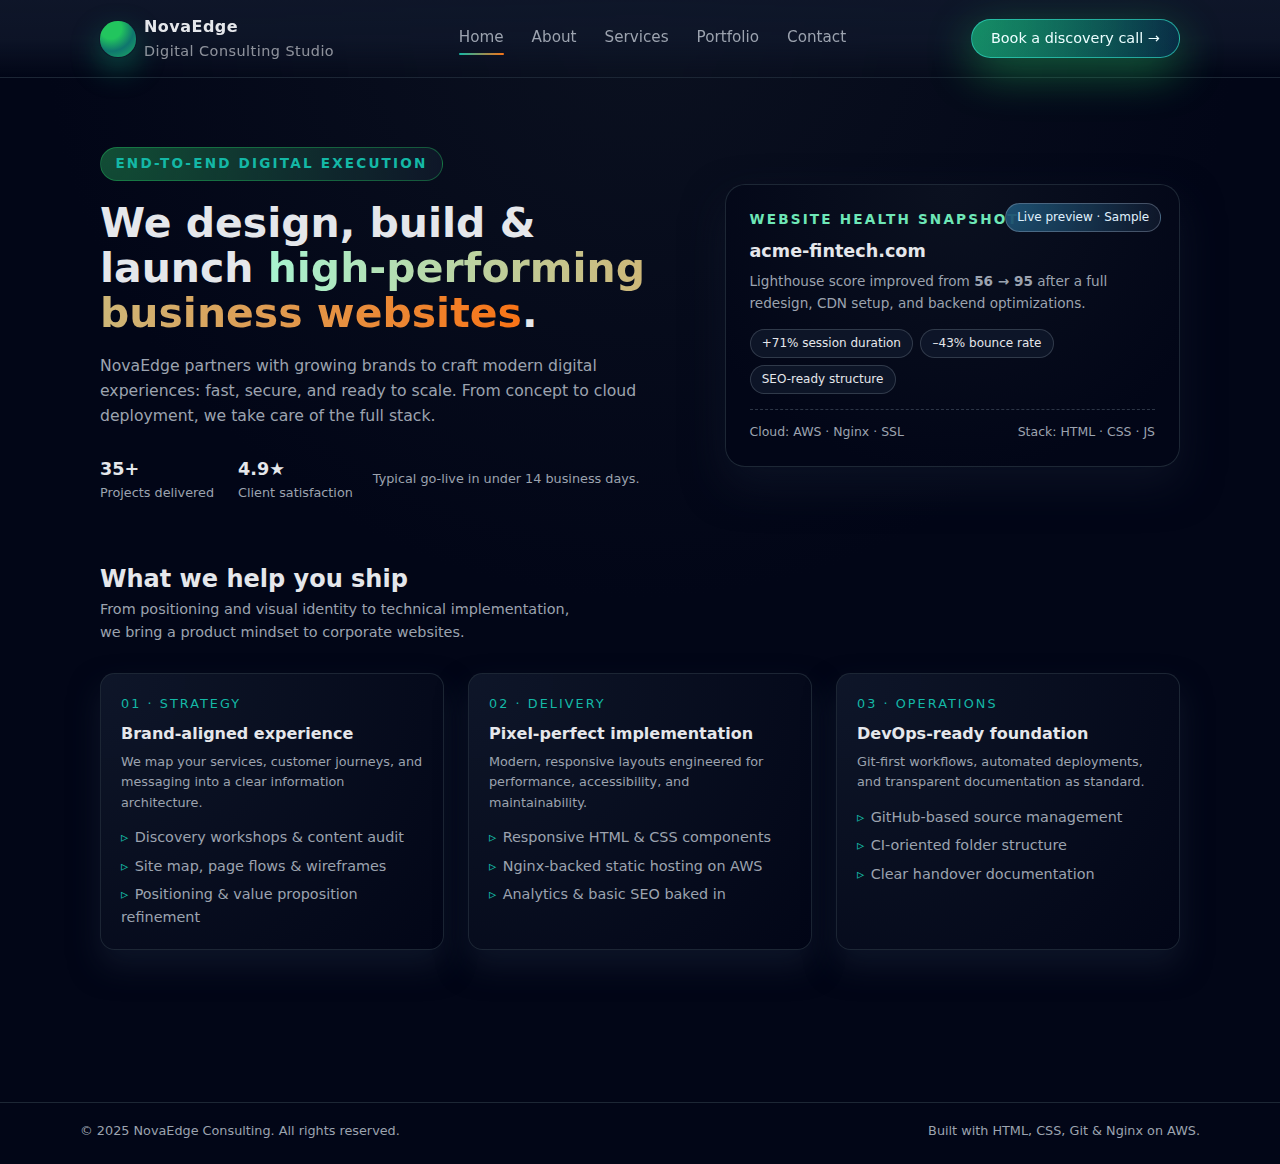
<file: index.html>
<!DOCTYPE html>
<html lang="en">
<head>
    <meta charset="UTF-8" />
    <meta name="viewport" content="width=device-width, initial-scale=1.0" />
    <title>NovaEdge Consulting – Digital Strategy & Cloud Solutions</title>
    <link rel="stylesheet" href="styles.css" />
</head>
<body>
<header class="site-header">
    <nav class="nav">
        <div class="nav__brand">
            <div class="nav__logo-mark"></div>
            <div class="nav__title">
                NovaEdge
                <span>Digital Consulting Studio</span>
            </div>
        </div>
        <div class="nav__links">
            <a href="index.html" class="nav__link--active">Home</a>
            <a href="about.html">About</a>
            <a href="services.html">Services</a>
            <a href="portfolio.html">Portfolio</a>
            <a href="contact.html">Contact</a>
        </div>
        <a href="contact.html" class="cta-button">
            Book a discovery call →
        </a>
    </nav>
</header>

<main>
    <div class="wrapper">
        <section class="hero">
            <div class="hero__content">
                <div class="hero__eyebrow">
                    End-to-end digital execution
                </div>
                <h1 class="hero__title">
                    We design, build & launch
                    <span>high-performing business websites</span>.
                </h1>
                <p class="hero__subtitle">
                    NovaEdge partners with growing brands to craft modern digital experiences:
                    fast, secure, and ready to scale. From concept to cloud deployment, we take care of the full stack.
                </p>

                <div class="hero__meta">
                    <div class="hero__stats">
                        <div class="stat">
                            <span class="stat__value">35+</span>
                            <span class="stat__label">Projects delivered</span>
                        </div>
                        <div class="stat">
                            <span class="stat__value">4.9★</span>
                            <span class="stat__label">Client satisfaction</span>
                        </div>
                    </div>
                    <p class="hero__annotation">
                        Typical go-live in under 14 business days.
                    </p>
                </div>
            </div>

            <div class="hero__visual">
                <article class="hero-card">
                    <div class="hero-card__badge">Live preview · Sample</div>
                    <p class="hero-card__headline">Website health snapshot</p>
                    <h2 class="hero-card__title">acme-fintech.com</h2>
                    <p class="hero-card__text">
                        Lighthouse score improved from <strong>56 → 95</strong> after a full redesign, CDN setup,
                        and backend optimizations.
                    </p>

                    <div class="hero-pill-row">
                        <span class="hero-pill">+71% session duration</span>
                        <span class="hero-pill">–43% bounce rate</span>
                        <span class="hero-pill">SEO-ready structure</span>
                    </div>

                    <div class="hero-card__footer">
                        <span>Cloud: AWS · Nginx · SSL</span>
                        <span>Stack: HTML · CSS · JS</span>
                    </div>
                </article>
            </div>
        </section>

        <section>
            <div class="section-header">
                <div>
                    <h2 class="section-title">What we help you ship</h2>
                    <p class="section-subtitle">
                        From positioning and visual identity to technical implementation, we bring a product mindset to corporate websites.
                    </p>
                </div>
            </div>

            <div class="card-grid-3">
                <article class="card">
                    <div class="card__eyebrow">01 · Strategy</div>
                    <h3 class="card__title">Brand-aligned experience</h3>
                    <p class="card__meta">
                        We map your services, customer journeys, and messaging into a clear information architecture.
                    </p>
                    <ul class="card__list">
                        <li>Discovery workshops & content audit</li>
                        <li>Site map, page flows & wireframes</li>
                        <li>Positioning & value proposition refinement</li>
                    </ul>
                </article>

                <article class="card">
                    <div class="card__eyebrow">02 · Delivery</div>
                    <h3 class="card__title">Pixel-perfect implementation</h3>
                    <p class="card__meta">
                        Modern, responsive layouts engineered for performance, accessibility, and maintainability.
                    </p>
                    <ul class="card__list">
                        <li>Responsive HTML & CSS components</li>
                        <li>Nginx-backed static hosting on AWS</li>
                        <li>Analytics & basic SEO baked in</li>
                    </ul>
                </article>

                <article class="card">
                    <div class="card__eyebrow">03 · Operations</div>
                    <h3 class="card__title">DevOps-ready foundation</h3>
                    <p class="card__meta">
                        Git-first workflows, automated deployments, and transparent documentation as standard.
                    </p>
                    <ul class="card__list">
                        <li>GitHub-based source management</li>
                        <li>CI-oriented folder structure</li>
                        <li>Clear handover documentation</li>
                    </ul>
                </article>
            </div>
        </section>
    </div>
</main>

<footer class="site-footer">
    <div class="footer-inner">
        <span>© 2025 NovaEdge Consulting. All rights reserved.</span>
        <span>Built with HTML, CSS, Git & Nginx on AWS.</span>
    </div>
</footer>
</body>
</html>
</file>
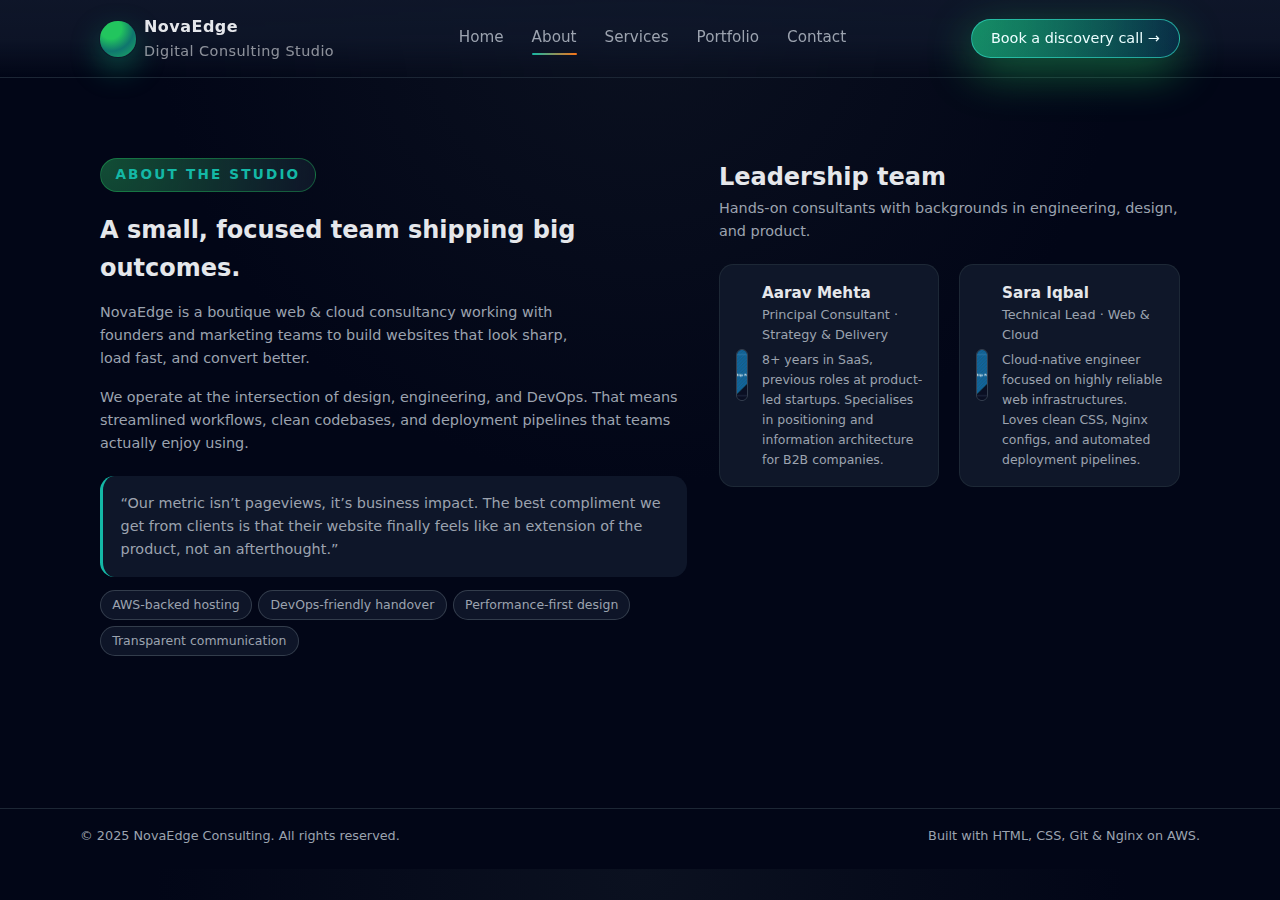
<file: about.html>
<!DOCTYPE html>
<html lang="en">
<head>
    <meta charset="UTF-8" />
    <meta name="viewport" content="width=device-width, initial-scale=1.0" />
    <title>About – NovaEdge Consulting</title>
    <link rel="stylesheet" href="styles.css" />
</head>
<body>
<header class="site-header">
    <nav class="nav">
        <div class="nav__brand">
            <div class="nav__logo-mark"></div>
            <div class="nav__title">
                NovaEdge
                <span>Digital Consulting Studio</span>
            </div>
        </div>
        <div class="nav__links">
            <a href="index.html">Home</a>
            <a href="about.html" class="nav__link--active">About</a>
            <a href="services.html">Services</a>
            <a href="portfolio.html">Portfolio</a>
            <a href="contact.html">Contact</a>
        </div>
        <a href="contact.html" class="cta-button">
            Book a discovery call →
        </a>
    </nav>
</header>

<main>
    <div class="wrapper">
        <section class="two-column">
            <div>
                <div class="hero__eyebrow">About the studio</div>
                <h1 class="section-title" style="margin-top: 1.2rem;">
                    A small, focused team shipping big outcomes.
                </h1>
                <p class="section-subtitle" style="margin-top: 0.8rem;">
                    NovaEdge is a boutique web & cloud consultancy working with founders and marketing teams
                    to build websites that look sharp, load fast, and convert better.
                </p>

                <div class="spacer-sm"></div>
                <p class="text-muted">
                    We operate at the intersection of design, engineering, and DevOps. That means streamlined workflows,
                    clean codebases, and deployment pipelines that teams actually enjoy using.
                </p>

                <blockquote>
                    “Our metric isn’t pageviews, it’s business impact. The best compliment we get from clients is
                    that their website finally feels like an extension of the product, not an afterthought.”
                </blockquote>

                <div class="chip-row">
                    <span class="chip">AWS-backed hosting</span>
                    <span class="chip">DevOps-friendly handover</span>
                    <span class="chip">Performance-first design</span>
                    <span class="chip">Transparent communication</span>
                </div>
            </div>

            <div>
                <div class="section-header" style="margin-bottom: 0.9rem;">
                    <div>
                        <h2 class="section-title">Leadership team</h2>
                        <p class="section-subtitle">
                            Hands-on consultants with backgrounds in engineering, design, and product.
                        </p>
                    </div>
                </div>

                <div class="team-grid">
                    <article class="team-card">
                        <div class="team-card__image">
                            <img src="assets/images/team-1.jpg" alt="Portrait – Principal Consultant" />
                        </div>
                        <div>
                            <div class="team-card__name">Aarav Mehta</div>
                            <div class="team-card__role">Principal Consultant · Strategy & Delivery</div>
                            <p class="team-card__meta">
                                8+ years in SaaS, previous roles at product-led startups. Specialises in positioning
                                and information architecture for B2B companies.
                            </p>
                        </div>
                    </article>

                    <article class="team-card">
                        <div class="team-card__image">
                            <img src="assets/images/team-2.jpg" alt="Portrait – Technical Lead" />
                        </div>
                        <div>
                            <div class="team-card__name">Sara Iqbal</div>
                            <div class="team-card__role">Technical Lead · Web & Cloud</div>
                            <p class="team-card__meta">
                                Cloud-native engineer focused on highly reliable web infrastructures. Loves clean CSS,
                                Nginx configs, and automated deployment pipelines.
                            </p>
                        </div>
                    </article>
                </div>
            </div>
        </section>
    </div>
</main>

<footer class="site-footer">
    <div class="footer-inner">
        <span>© 2025 NovaEdge Consulting. All rights reserved.</span>
        <span>Built with HTML, CSS, Git & Nginx on AWS.</span>
    </div>
</footer>
</body>
</html>
</file>
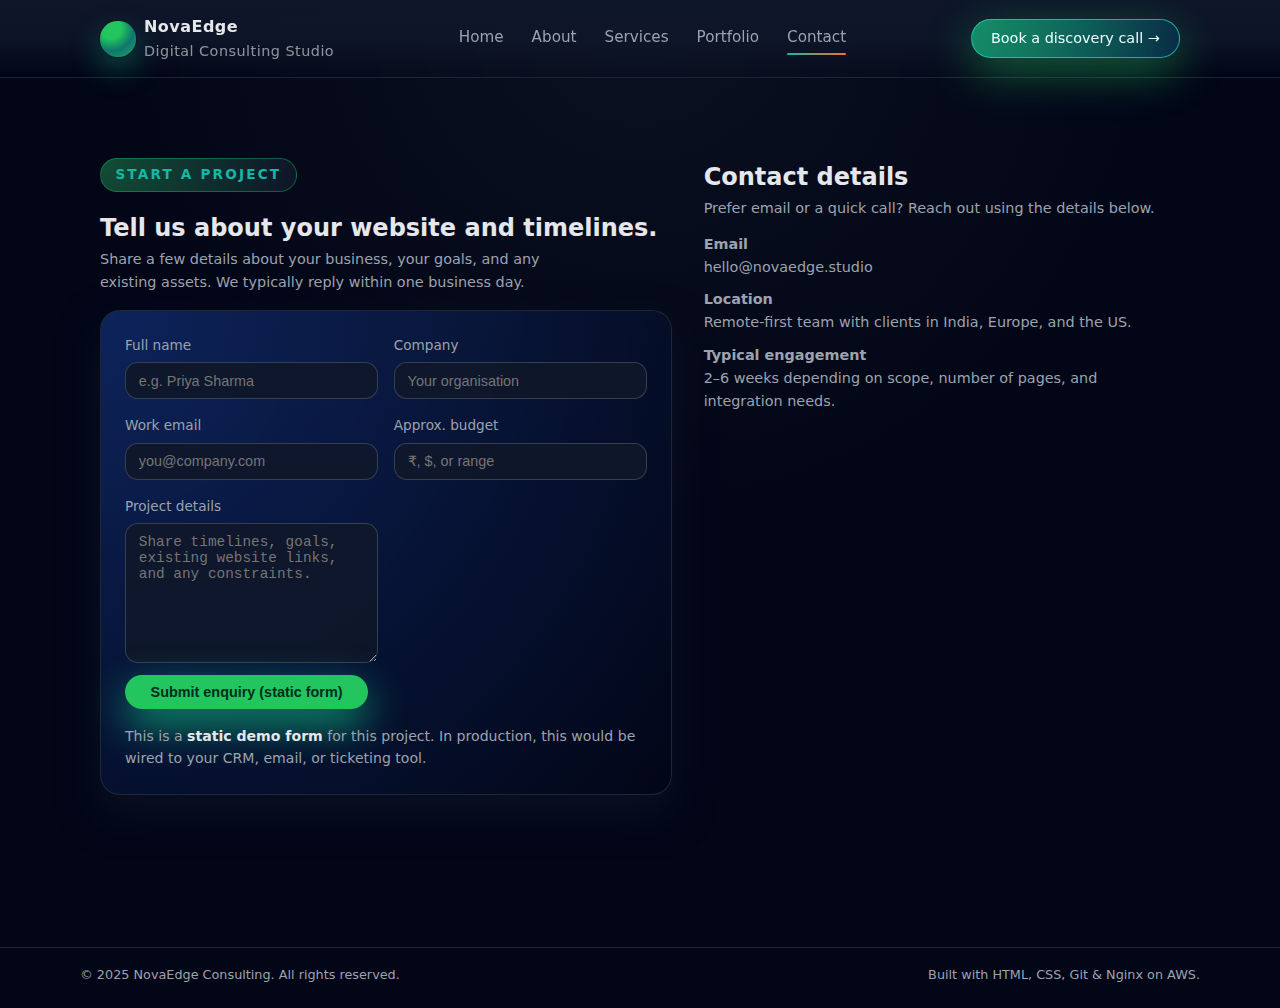
<file: contact.html>
<!DOCTYPE html>
<html lang="en">
<head>
    <meta charset="UTF-8" />
    <meta name="viewport" content="width=device-width, initial-scale=1.0" />
    <title>Contact – NovaEdge Consulting</title>
    <link rel="stylesheet" href="styles.css" />
</head>
<body>
<header class="site-header">
    <nav class="nav">
        <div class="nav__brand">
            <div class="nav__logo-mark"></div>
            <div class="nav__title">
                NovaEdge
                <span>Digital Consulting Studio</span>
            </div>
        </div>
        <div class="nav__links">
            <a href="index.html">Home</a>
            <a href="about.html">About</a>
            <a href="services.html">Services</a>
            <a href="portfolio.html">Portfolio</a>
            <a href="contact.html" class="nav__link--active">Contact</a>
        </div>
        <a href="contact.html" class="cta-button">
            Book a discovery call →
        </a>
    </nav>
</header>

<main>
    <div class="wrapper">
        <section class="contact-layout">
            <div>
                <div class="hero__eyebrow">Start a project</div>
                <h1 class="section-title" style="margin-top: 1.1rem;">
                    Tell us about your website and timelines.
                </h1>
                <p class="section-subtitle">
                    Share a few details about your business, your goals, and any existing assets.
                    We typically reply within one business day.
                </p>

                <div class="spacer-sm"></div>
                <div class="contact-card">
                    <form>
                        <div class="form-grid">
                            <div class="form-field">
                                <label for="name">Full name</label>
                                <input type="text" id="name" placeholder="e.g. Priya Sharma" />
                            </div>
                            <div class="form-field">
                                <label for="company">Company</label>
                                <input type="text" id="company" placeholder="Your organisation" />
                            </div>
                            <div class="form-field">
                                <label for="email">Work email</label>
                                <input type="email" id="email" placeholder="you@company.com" />
                            </div>
                            <div class="form-field">
                                <label for="budget">Approx. budget</label>
                                <input type="text" id="budget" placeholder="₹, $, or range" />
                            </div>
                            <div class="form-field">
                                <label for="message">Project details</label>
                                <textarea id="message" placeholder="Share timelines, goals, existing website links, and any constraints."></textarea>
                            </div>
                        </div>

                        <button type="submit" class="button-primary">
                            Submit enquiry (static form)
                        </button>

                        <p class="contact-meta">
                            This is a <strong>static demo form</strong> for this project. In production,
                            this would be wired to your CRM, email, or ticketing tool.
                        </p>
                    </form>
                </div>
            </div>

            <div>
                <div class="section-header" style="margin-bottom: 0.8rem;">
                    <div>
                        <h2 class="section-title">Contact details</h2>
                        <p class="section-subtitle">
                            Prefer email or a quick call? Reach out using the details below.
                        </p>
                    </div>
                </div>

                <p class="text-muted">
                    <strong>Email</strong><br />
                    hello@novaedge.studio
                </p>
                <div class="spacer-xs"></div>
                <p class="text-muted">
                    <strong>Location</strong><br />
                    Remote-first team with clients in India, Europe, and the US.
                </p>
                <div class="spacer-xs"></div>
                <p class="text-muted">
                    <strong>Typical engagement</strong><br />
                    2–6 weeks depending on scope, number of pages, and integration needs.
                </p>
            </div>
        </section>
    </div>
</main>

<footer class="site-footer">
    <div class="footer-inner">
        <span>© 2025 NovaEdge Consulting. All rights reserved.</span>
        <span>Built with HTML, CSS, Git & Nginx on AWS.</span>
    </div>
</footer>
</body>
</html>
</file>
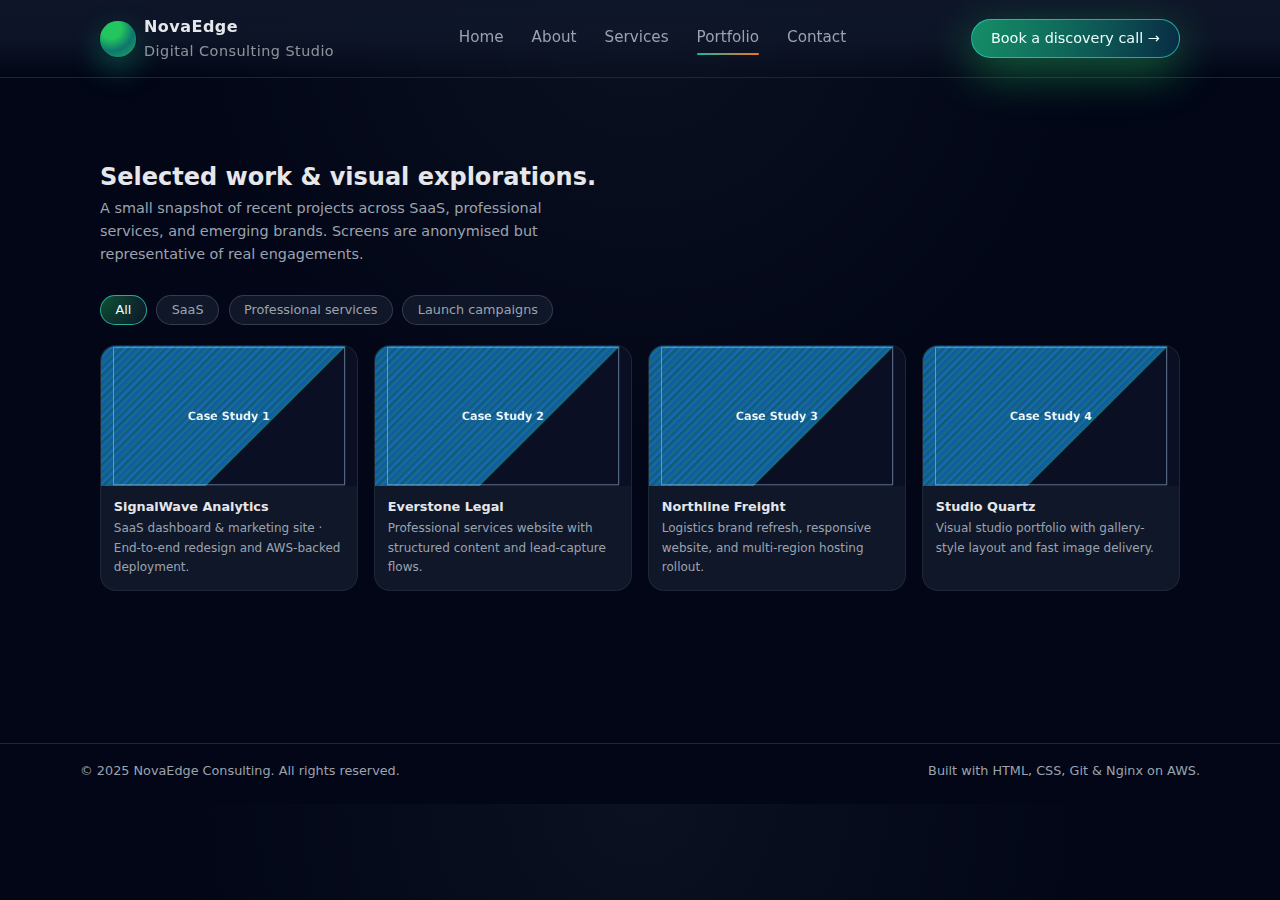
<file: portfolio.html>
<!DOCTYPE html>
<html lang="en">
<head>
    <meta charset="UTF-8" />
    <meta name="viewport" content="width=device-width, initial-scale=1.0" />
    <title>Portfolio – NovaEdge Consulting</title>
    <link rel="stylesheet" href="styles.css" />
</head>
<body>
<header class="site-header">
    <nav class="nav">
        <div class="nav__brand">
            <div class="nav__logo-mark"></div>
            <div class="nav__title">
                NovaEdge
                <span>Digital Consulting Studio</span>
            </div>
        </div>
        <div class="nav__links">
            <a href="index.html">Home</a>
            <a href="about.html">About</a>
            <a href="services.html">Services</a>
            <a href="portfolio.html" class="nav__link--active">Portfolio</a>
            <a href="contact.html">Contact</a>
        </div>
        <a href="contact.html" class="cta-button">
            Book a discovery call →
        </a>
    </nav>
</header>

<main>
    <div class="wrapper">
        <section>
            <div class="section-header">
                <div>
                    <h1 class="section-title">Selected work & visual explorations.</h1>
                    <p class="section-subtitle">
                        A small snapshot of recent projects across SaaS, professional services, and emerging brands.
                        Screens are anonymised but representative of real engagements.
                    </p>
                </div>
            </div>

            <div class="portfolio-filters">
                <span class="filter-pill filter-pill--active">All</span>
                <span class="filter-pill">SaaS</span>
                <span class="filter-pill">Professional services</span>
                <span class="filter-pill">Launch campaigns</span>
            </div>

            <div class="portfolio-grid">
                <article class="portfolio-item">
                    <div class="portfolio-thumb">
                        <img src="assets/images/project-1.jpg" alt="Project 1 website preview" />
                    </div>
                    <div class="portfolio-body">
                        <div class="portfolio-title">SignalWave Analytics</div>
                        <div class="portfolio-meta">
                            SaaS dashboard & marketing site · End-to-end redesign and AWS-backed deployment.
                        </div>
                    </div>
                </article>

                <article class="portfolio-item">
                    <div class="portfolio-thumb">
                        <img src="assets/images/project-2.jpg" alt="Project 2 website preview" />
                    </div>
                    <div class="portfolio-body">
                        <div class="portfolio-title">Everstone Legal</div>
                        <div class="portfolio-meta">
                            Professional services website with structured content and lead-capture flows.
                        </div>
                    </div>
                </article>

                <article class="portfolio-item">
                    <div class="portfolio-thumb">
                        <img src="assets/images/project-3.jpg" alt="Project 3 website preview" />
                    </div>
                    <div class="portfolio-body">
                        <div class="portfolio-title">Northline Freight</div>
                        <div class="portfolio-meta">
                            Logistics brand refresh, responsive website, and multi-region hosting rollout.
                        </div>
                    </div>
                </article>

                <article class="portfolio-item">
                    <div class="portfolio-thumb">
                        <img src="assets/images/project-4.jpg" alt="Project 4 website preview" />
                    </div>
                    <div class="portfolio-body">
                        <div class="portfolio-title">Studio Quartz</div>
                        <div class="portfolio-meta">
                            Visual studio portfolio with gallery-style layout and fast image delivery.
                        </div>
                    </div>
                </article>
            </div>
        </section>
    </div>
</main>

<footer class="site-footer">
    <div class="footer-inner">
        <span>© 2025 NovaEdge Consulting. All rights reserved.</span>
        <span>Built with HTML, CSS, Git & Nginx on AWS.</span>
    </div>
</footer>
</body>
</html>
</file>
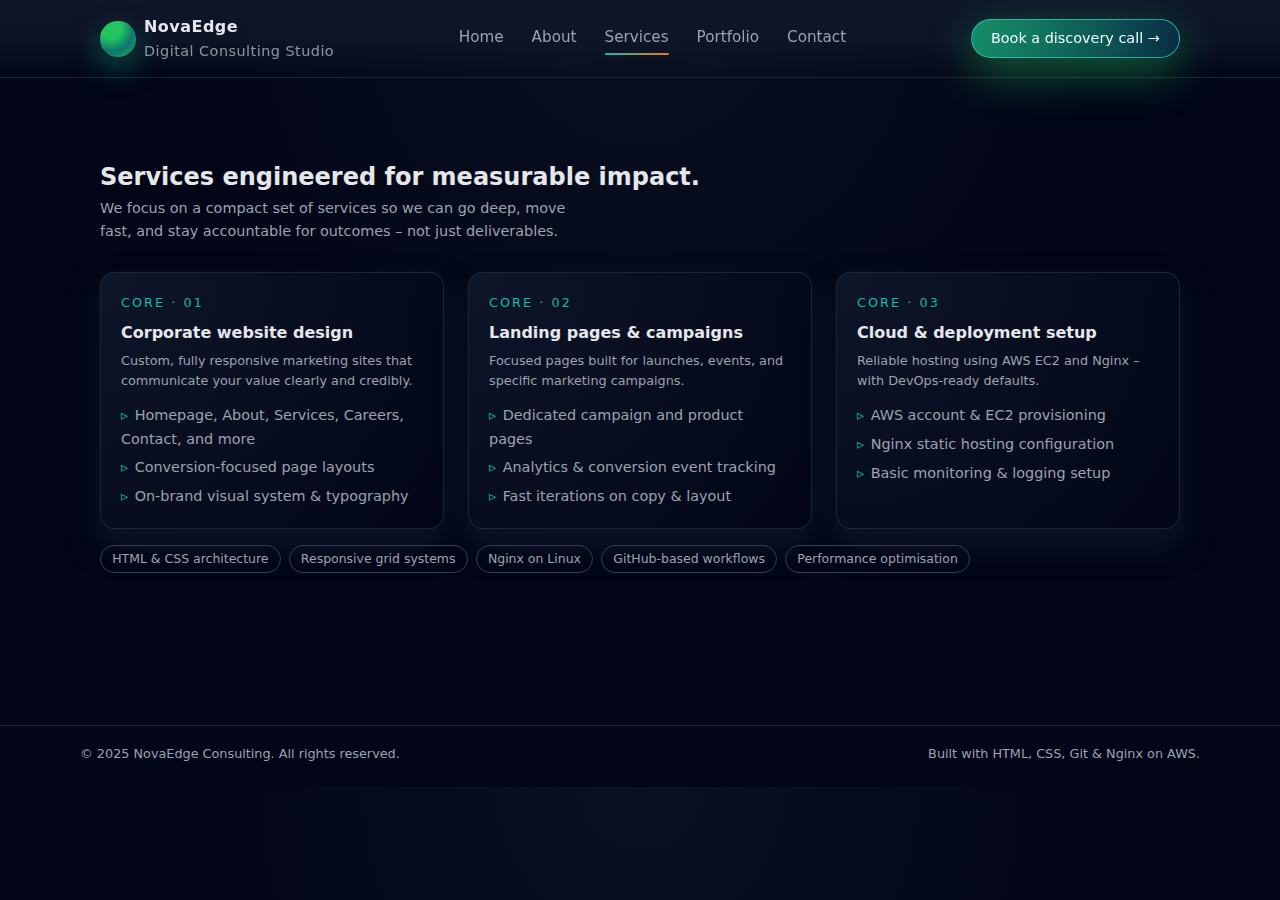
<file: services.html>
<!DOCTYPE html>
<html lang="en">
<head>
    <meta charset="UTF-8" />
    <meta name="viewport" content="width=device-width, initial-scale=1.0" />
    <title>Services – NovaEdge Consulting</title>
    <link rel="stylesheet" href="styles.css" />
</head>
<body>
<header class="site-header">
    <nav class="nav">
        <div class="nav__brand">
            <div class="nav__logo-mark"></div>
            <div class="nav__title">
                NovaEdge
                <span>Digital Consulting Studio</span>
            </div>
        </div>
        <div class="nav__links">
            <a href="index.html">Home</a>
            <a href="about.html">About</a>
            <a href="services.html" class="nav__link--active">Services</a>
            <a href="portfolio.html">Portfolio</a>
            <a href="contact.html">Contact</a>
        </div>
        <a href="contact.html" class="cta-button">
            Book a discovery call →
        </a>
    </nav>
</header>

<main>
    <div class="wrapper">
        <section>
            <div class="section-header">
                <div>
                    <h1 class="section-title">Services engineered for measurable impact.</h1>
                    <p class="section-subtitle">
                        We focus on a compact set of services so we can go deep, move fast, and stay accountable
                        for outcomes – not just deliverables.
                    </p>
                </div>
            </div>

            <div class="card-grid-3">
                <article class="card">
                    <div class="card__eyebrow">Core · 01</div>
                    <h2 class="card__title">Corporate website design</h2>
                    <p class="card__meta">
                        Custom, fully responsive marketing sites that communicate your value clearly and credibly.
                    </p>
                    <ul class="card__list">
                        <li>Homepage, About, Services, Careers, Contact, and more</li>
                        <li>Conversion-focused page layouts</li>
                        <li>On-brand visual system & typography</li>
                    </ul>
                </article>

                <article class="card">
                    <div class="card__eyebrow">Core · 02</div>
                    <h2 class="card__title">Landing pages & campaigns</h2>
                    <p class="card__meta">
                        Focused pages built for launches, events, and specific marketing campaigns.
                    </p>
                    <ul class="card__list">
                        <li>Dedicated campaign and product pages</li>
                        <li>Analytics & conversion event tracking</li>
                        <li>Fast iterations on copy & layout</li>
                    </ul>
                </article>

                <article class="card">
                    <div class="card__eyebrow">Core · 03</div>
                    <h2 class="card__title">Cloud & deployment setup</h2>
                    <p class="card__meta">
                        Reliable hosting using AWS EC2 and Nginx – with DevOps-ready defaults.
                    </p>
                    <ul class="card__list">
                        <li>AWS account & EC2 provisioning</li>
                        <li>Nginx static hosting configuration</li>
                        <li>Basic monitoring & logging setup</li>
                    </ul>
                </article>
            </div>

            <div class="badge-row">
                <span class="badge">HTML & CSS architecture</span>
                <span class="badge">Responsive grid systems</span>
                <span class="badge">Nginx on Linux</span>
                <span class="badge">GitHub-based workflows</span>
                <span class="badge">Performance optimisation</span>
            </div>
        </section>
    </div>
</main>

<footer class="site-footer">
    <div class="footer-inner">
        <span>© 2025 NovaEdge Consulting. All rights reserved.</span>
        <span>Built with HTML, CSS, Git & Nginx on AWS.</span>
    </div>
</footer>
</body>
</html>
</file>
<file: styles.css>
/* ==========
   Global Styles
   ========== */

*,
*::before,
*::after {
    box-sizing: border-box;
    margin: 0;
    padding: 0;
}

:root {
    --primary: #0f766e;
    --primary-dark: #0d5c55;
    --primary-light: #14b8a6;
    --accent: #f97316;
    --bg: #0b1120;
    --bg-light: #020617;
    --text-main: #e5e7eb;
    --text-muted: #9ca3af;
    --border-subtle: #1f2937;
    --shadow-soft: 0 18px 40px rgba(15, 23, 42, 0.65);
    --radius-xl: 1.25rem;
    --radius-lg: 0.9rem;
    --radius-pill: 999px;
    --transition-fast: 180ms ease-out;
    --transition-med: 240ms ease;
    --max-width: 1120px;
}

html {
    scroll-behavior: smooth;
}

body {
    font-family: system-ui, -apple-system, BlinkMacSystemFont, "SF Pro Text",
        "Segoe UI", sans-serif;
    background: radial-gradient(circle at top, #0b1120 0, #020617 45%, #020617 100%);
    color: var(--text-main);
    line-height: 1.6;
}

/* ==========
   Layout
   ========== */

.wrapper {
    max-width: var(--max-width);
    margin: 0 auto;
    padding: 1.5rem 1.25rem 3rem;
}

section {
    margin: 3.5rem 0;
}

/* ==========
   Navbar
   ========== */

.site-header {
    position: sticky;
    top: 0;
    z-index: 50;
    backdrop-filter: blur(16px);
    background: linear-gradient(
        to bottom,
        rgba(15, 23, 42, 0.95),
        rgba(15, 23, 42, 0.85),
        transparent
    );
    border-bottom: 1px solid rgba(31, 41, 55, 0.85);
}

.nav {
    max-width: var(--max-width);
    margin: 0 auto;
    padding: 0.9rem 1.25rem;
    display: flex;
    align-items: center;
    justify-content: space-between;
    gap: 1.25rem;
}

.nav__brand {
    display: flex;
    align-items: center;
    gap: 0.5rem;
}

.nav__logo-mark {
    width: 36px;
    height: 36px;
    border-radius: 1.1rem;
    background: radial-gradient(circle at 30% 20%, #22c55e, #22c55e 28%, #0f766e 60%, #22c55e 115%);
    box-shadow:
        0 0 0 1px rgba(15, 23, 42, 0.85),
        0 12px 30px rgba(16, 185, 129, 0.4);
}

.nav__title {
    font-weight: 700;
    letter-spacing: 0.03em;
    font-size: 1rem;
}

.nav__title span {
    opacity: 0.6;
    font-weight: 500;
    font-size: 0.9rem;
    display: block;
}

.nav__links {
    display: flex;
    align-items: center;
    gap: 1.75rem;
}

.nav__links a {
    text-decoration: none;
    font-size: 0.95rem;
    color: var(--text-muted);
    position: relative;
    padding-bottom: 0.2rem;
    transition: color var(--transition-fast);
}

.nav__links a::after {
    content: "";
    position: absolute;
    left: 0;
    bottom: -0.15rem;
    width: 0;
    height: 2px;
    border-radius: 999px;
    background: linear-gradient(to right, var(--primary-light), var(--accent));
    transition: width var(--transition-med);
}

.nav__links a:hover {
    color: var(--text-main);
}

.nav__links a:hover::after,
.nav__links a.nav__link--active::after {
    width: 100%;
}

.cta-button {
    border-radius: var(--radius-pill);
    padding: 0.45rem 1.2rem;
    border: 1px solid rgba(45, 212, 191, 0.7);
    background: radial-gradient(circle at top left, rgba(34, 197, 94, 0.35), transparent),
        linear-gradient(to right, rgba(15, 118, 110, 0.95), rgba(8, 47, 73, 0.9));
    color: #ecfeff;
    font-size: 0.9rem;
    font-weight: 500;
    text-decoration: none;
    display: inline-flex;
    align-items: center;
    gap: 0.4rem;
    box-shadow: 0 14px 45px rgba(34, 197, 94, 0.48);
    transition: transform var(--transition-fast), box-shadow var(--transition-fast),
        background var(--transition-med);
}

.cta-button:hover {
    transform: translateY(-1px) translateZ(0);
    box-shadow: 0 20px 70px rgba(34, 197, 94, 0.65);
}

/* ==========
   Hero (Home only)
   ========== */

.hero {
    display: grid;
    grid-template-columns: minmax(0, 1.4fr) minmax(0, 1.1fr);
    gap: 2.8rem;
    align-items: center;
    margin-top: 2.8rem;
}

.hero__eyebrow {
    font-size: 0.85rem;
    text-transform: uppercase;
    letter-spacing: 0.16em;
    color: var(--primary-light);
    font-weight: 600;
    display: inline-flex;
    align-items: center;
    gap: 0.4rem;
    padding: 0.3rem 0.9rem;
    border-radius: 999px;
    border: 1px solid rgba(34, 197, 94, 0.38);
    background: radial-gradient(circle at left top, rgba(22, 163, 74, 0.4), transparent),
        rgba(15, 23, 42, 0.9);
}

.hero__title {
    font-size: clamp(2.2rem, 3.2vw, 2.9rem);
    line-height: 1.1;
    margin-top: 1.3rem;
    font-weight: 800;
}

.hero__title span {
    background: linear-gradient(to right, #a7f3d0, #f97316);
    -webkit-background-clip: text;
    color: transparent;
}

.hero__subtitle {
    margin-top: 1rem;
    font-size: 0.98rem;
    max-width: 34rem;
    color: var(--text-muted);
}

.hero__meta {
    display: flex;
    flex-wrap: wrap;
    gap: 1.25rem;
    margin-top: 1.7rem;
    align-items: center;
}

.hero__stats {
    display: flex;
    gap: 1.5rem;
}

.stat {
    display: flex;
    flex-direction: column;
}

.stat__value {
    font-weight: 700;
    font-size: 1.1rem;
}

.stat__label {
    font-size: 0.8rem;
    color: var(--text-muted);
}

.hero__annotation {
    font-size: 0.8rem;
    color: var(--text-muted);
}

.hero__visual {
    position: relative;
}

.hero-card {
    padding: 1.5rem;
    border-radius: var(--radius-xl);
    background: radial-gradient(circle at top, #0b1120 0, #020617 80%);
    border: 1px solid rgba(31, 41, 55, 0.95);
    box-shadow: var(--shadow-soft);
    position: relative;
    overflow: hidden;
}

.hero-card__badge {
    position: absolute;
    top: 1.1rem;
    right: 1.1rem;
    font-size: 0.75rem;
    padding: 0.25rem 0.7rem;
    border-radius: var(--radius-pill);
    border: 1px solid rgba(148, 163, 184, 0.4);
    background: radial-gradient(circle at top left, rgba(56, 189, 248, 0.35), transparent),
        rgba(15, 23, 42, 0.9);
    color: #e0f2fe;
}

.hero-card__headline {
    font-size: 0.85rem;
    text-transform: uppercase;
    letter-spacing: 0.16em;
    color: #6ee7b7;
    font-weight: 600;
    margin-bottom: 0.4rem;
}

.hero-card__title {
    font-size: 1.1rem;
    font-weight: 600;
    margin-bottom: 0.35rem;
}

.hero-card__text {
    font-size: 0.85rem;
    color: var(--text-muted);
    margin-bottom: 0.9rem;
}

.hero-pill-row {
    display: flex;
    flex-wrap: wrap;
    gap: 0.45rem;
    margin-bottom: 0.9rem;
}

.hero-pill {
    font-size: 0.75rem;
    border-radius: 999px;
    border: 1px solid rgba(55, 65, 81, 0.85);
    padding: 0.25rem 0.7rem;
    color: #e5e7eb;
    background: rgba(15, 23, 42, 0.85);
}

.hero-card__footer {
    display: flex;
    align-items: center;
    justify-content: space-between;
    font-size: 0.78rem;
    color: var(--text-muted);
    border-top: 1px dashed rgba(55, 65, 81, 0.8);
    padding-top: 0.75rem;
    margin-top: 0.5rem;
}

/* ==========
   Generic sections
   ========== */

.section-header {
    display: flex;
    align-items: flex-end;
    justify-content: space-between;
    gap: 1.5rem;
    margin-bottom: 1.8rem;
}

.section-title {
    font-size: 1.5rem;
    font-weight: 700;
}

.section-subtitle {
    font-size: 0.9rem;
    color: var(--text-muted);
    max-width: 30rem;
}

/* ==========
   Cards & grids
   ========== */

.card-grid-3 {
    display: grid;
    grid-template-columns: repeat(3, minmax(0, 1fr));
    gap: 1.5rem;
}

.card {
    border-radius: var(--radius-lg);
    border: 1px solid rgba(31, 41, 55, 0.9);
    background: radial-gradient(circle at top left, rgba(15, 23, 42, 0.95), #020617);
    padding: 1.25rem;
    box-shadow: 0 16px 30px rgba(15, 23, 42, 0.85);
    transition: transform var(--transition-fast), box-shadow var(--transition-fast),
        border-color var(--transition-fast), background var(--transition-med);
}

.card:hover {
    transform: translateY(-3px);
    box-shadow: 0 22px 60px rgba(15, 23, 42, 1);
    border-color: rgba(45, 212, 191, 0.55);
    background: radial-gradient(circle at top, #020617, #020617);
}

.card__eyebrow {
    font-size: 0.8rem;
    letter-spacing: 0.16em;
    text-transform: uppercase;
    color: var(--primary-light);
    margin-bottom: 0.4rem;
}

.card__title {
    font-size: 1rem;
    font-weight: 600;
    margin-bottom: 0.35rem;
}

.card__meta {
    font-size: 0.8rem;
    color: var(--text-muted);
    margin-bottom: 0.8rem;
}

.card__list {
    list-style: none;
    font-size: 0.9rem;
    color: var(--text-muted);
}

.card__list li + li {
    margin-top: 0.35rem;
}

.card__list li::before {
    content: "▹";
    margin-right: 0.4rem;
    color: var(--primary-light);
}

/* ==========
   About Page
   ========== */

.two-column {
    display: grid;
    grid-template-columns: minmax(0, 1.4fr) minmax(0, 1.1fr);
    gap: 2rem;
    align-items: flex-start;
}

.chip-row {
    display: flex;
    flex-wrap: wrap;
    gap: 0.4rem;
    margin-top: 0.8rem;
}

.chip {
    font-size: 0.78rem;
    padding: 0.25rem 0.7rem;
    border-radius: 999px;
    border: 1px solid rgba(55, 65, 81, 0.9);
    background: rgba(15, 23, 42, 0.9);
    color: var(--text-muted);
}

blockquote {
    margin-top: 1.3rem;
    padding: 1rem 1.1rem;
    border-radius: var(--radius-lg);
    border-left: 3px solid var(--primary-light);
    background: rgba(15, 23, 42, 0.95);
    font-size: 0.9rem;
    color: var(--text-muted);
}

/* Team */

.team-grid {
    display: grid;
    grid-template-columns: repeat(2, minmax(0, 1fr));
    gap: 1.25rem;
    margin-top: 1.3rem;
}

.team-card {
    border-radius: var(--radius-lg);
    border: 1px solid rgba(31, 41, 55, 0.95);
    background: rgba(15, 23, 42, 0.98);
    padding: 1rem;
    display: flex;
    align-items: center;
    gap: 0.9rem;
}

.team-card__image {
    width: 52px;
    height: 52px;
    border-radius: 1.4rem;
    overflow: hidden;
    border: 1px solid rgba(55, 65, 81, 0.95);
}

.team-card__image img {
    width: 100%;
    height: 100%;
    object-fit: cover;
}

.team-card__name {
    font-size: 0.95rem;
    font-weight: 600;
}

.team-card__role {
    font-size: 0.8rem;
    color: var(--text-muted);
}

.team-card__meta {
    font-size: 0.78rem;
    color: var(--text-muted);
    margin-top: 0.25rem;
}

/* ==========
   Services Page
   ========== */

.badge-row {
    display: flex;
    flex-wrap: wrap;
    gap: 0.5rem;
    margin-top: 1rem;
}

.badge {
    font-size: 0.78rem;
    padding: 0.2rem 0.7rem;
    border-radius: 999px;
    border: 1px solid rgba(55, 65, 81, 0.95);
    color: var(--text-muted);
}

/* ==========
   Portfolio / Gallery
   ========== */

.portfolio-filters {
    display: flex;
    flex-wrap: wrap;
    gap: 0.6rem;
    margin-bottom: 1.25rem;
}

.filter-pill {
    font-size: 0.8rem;
    padding: 0.25rem 0.9rem;
    border-radius: 999px;
    border: 1px solid rgba(55, 65, 81, 0.9);
    color: var(--text-muted);
    background: rgba(15, 23, 42, 0.98);
}

.filter-pill.filter-pill--active {
    border-color: rgba(45, 212, 191, 0.75);
    color: #ecfeff;
    background: radial-gradient(circle at top left, rgba(34, 197, 94, 0.4), rgba(15, 23, 42, 0.95));
}

.portfolio-grid {
    display: grid;
    grid-template-columns: repeat(4, minmax(0, 1fr));
    gap: 1rem;
}

.portfolio-item {
    border-radius: 1rem;
    overflow: hidden;
    border: 1px solid rgba(31, 41, 55, 0.95);
    background: rgba(15, 23, 42, 0.98);
    display: flex;
    flex-direction: column;
    min-height: 210px;
}

.portfolio-thumb {
    height: 140px;
    overflow: hidden;
}

.portfolio-thumb img {
    width: 100%;
    height: 100%;
    object-fit: cover;
    display: block;
    transform: scale(1.02);
    transition: transform var(--transition-med), filter var(--transition-med);
}

.portfolio-item:hover img {
    transform: scale(1.06);
    filter: saturate(1.1);
}

.portfolio-body {
    padding: 0.7rem 0.8rem 0.8rem;
    font-size: 0.8rem;
}

.portfolio-title {
    font-weight: 600;
    margin-bottom: 0.1rem;
}

.portfolio-meta {
    color: var(--text-muted);
    font-size: 0.75rem;
}

/* ==========
   Contact Page
   ========== */

.contact-layout {
    display: grid;
    grid-template-columns: minmax(0, 1.2fr) minmax(0, 1fr);
    gap: 2rem;
}

.contact-card {
    border-radius: var(--radius-xl);
    border: 1px solid rgba(31, 41, 55, 0.95);
    background: radial-gradient(circle at top left, rgba(37, 99, 235, 0.32), #020617);
    padding: 1.5rem;
    box-shadow: var(--shadow-soft);
}

.form-grid {
    display: grid;
    grid-template-columns: 1fr 1fr;
    gap: 1rem;
}

.form-field {
    display: flex;
    flex-direction: column;
    gap: 0.35rem;
    font-size: 0.85rem;
}

.form-field label {
    color: var(--text-muted);
}

.form-field input,
.form-field textarea {
    border-radius: 0.8rem;
    border: 1px solid rgba(55, 65, 81, 0.95);
    background: rgba(15, 23, 42, 0.95);
    padding: 0.6rem 0.8rem;
    color: var(--text-main);
    font-size: 0.9rem;
    outline: none;
    transition: border-color var(--transition-fast), box-shadow var(--transition-fast),
        background var(--transition-fast);
}

.form-field textarea {
    resize: vertical;
    min-height: 140px;
    grid-column: 1 / -1;
}

.form-field input:focus,
.form-field textarea:focus {
    border-color: rgba(45, 212, 191, 0.75);
    box-shadow: 0 0 0 1px rgba(45, 212, 191, 0.5);
    background: rgba(15, 23, 42, 1);
}

.button-primary {
    border-radius: var(--radius-pill);
    padding: 0.55rem 1.6rem;
    border: none;
    background: linear-gradient(to right, #22c55e, #22c55e, #22c55e);
    font-size: 0.9rem;
    font-weight: 600;
    color: #022c22;
    cursor: pointer;
    margin-top: 0.75rem;
    box-shadow: 0 16px 40px rgba(16, 185, 129, 0.8);
    transition: transform var(--transition-fast), box-shadow var(--transition-fast);
}

.button-primary:hover {
    transform: translateY(-1px);
    box-shadow: 0 22px 60px rgba(16, 185, 129, 1);
}

.contact-meta {
    font-size: 0.88rem;
    color: var(--text-muted);
    margin-top: 1rem;
}

.contact-meta strong {
    color: var(--text-main);
}

/* ==========
   Footer
   ========== */

.site-footer {
    border-top: 1px solid rgba(31, 41, 55, 0.95);
    padding: 1.1rem 1.25rem 1.4rem;
    margin-top: 3rem;
    font-size: 0.8rem;
    color: var(--text-muted);
    background: rgba(2, 6, 23, 0.98);
}

.footer-inner {
    max-width: var(--max-width);
    margin: 0 auto;
    display: flex;
    justify-content: space-between;
    gap: 0.75rem;
    flex-wrap: wrap;
}

/* ==========
   Utilities
   ========== */

.text-muted {
    color: var(--text-muted);
    font-size: 0.9rem;
}

.spacer-xs {
    height: 0.6rem;
}

.spacer-sm {
    height: 1rem;
}

.spacer-md {
    height: 1.5rem;
}

/* ==========
   Responsive
   ========== */

@media (max-width: 960px) {
    .hero,
    .two-column,
    .contact-layout {
        grid-template-columns: 1fr;
    }

    .hero__visual {
        order: -1;
    }

    .card-grid-3 {
        grid-template-columns: repeat(2, minmax(0, 1fr));
    }

    .portfolio-grid {
        grid-template-columns: repeat(3, minmax(0, 1fr));
    }
}

@media (max-width: 680px) {
    .nav {
        flex-direction: column;
        align-items: flex-start;
    }

    .nav__links {
        width: 100%;
        justify-content: space-between;
        font-size: 0.88rem;
    }

    .hero {
        margin-top: 1.7rem;
    }

    .card-grid-3 {
        grid-template-columns: 1fr;
    }

    .team-grid {
        grid-template-columns: 1fr;
    }

    .portfolio-grid {
        grid-template-columns: repeat(2, minmax(0, 1fr));
    }

    .form-grid {
        grid-template-columns: 1fr;
    }
}

@media (max-width: 480px) {
    .portfolio-grid {
        grid-template-columns: 1fr;
    }
}
</file>
